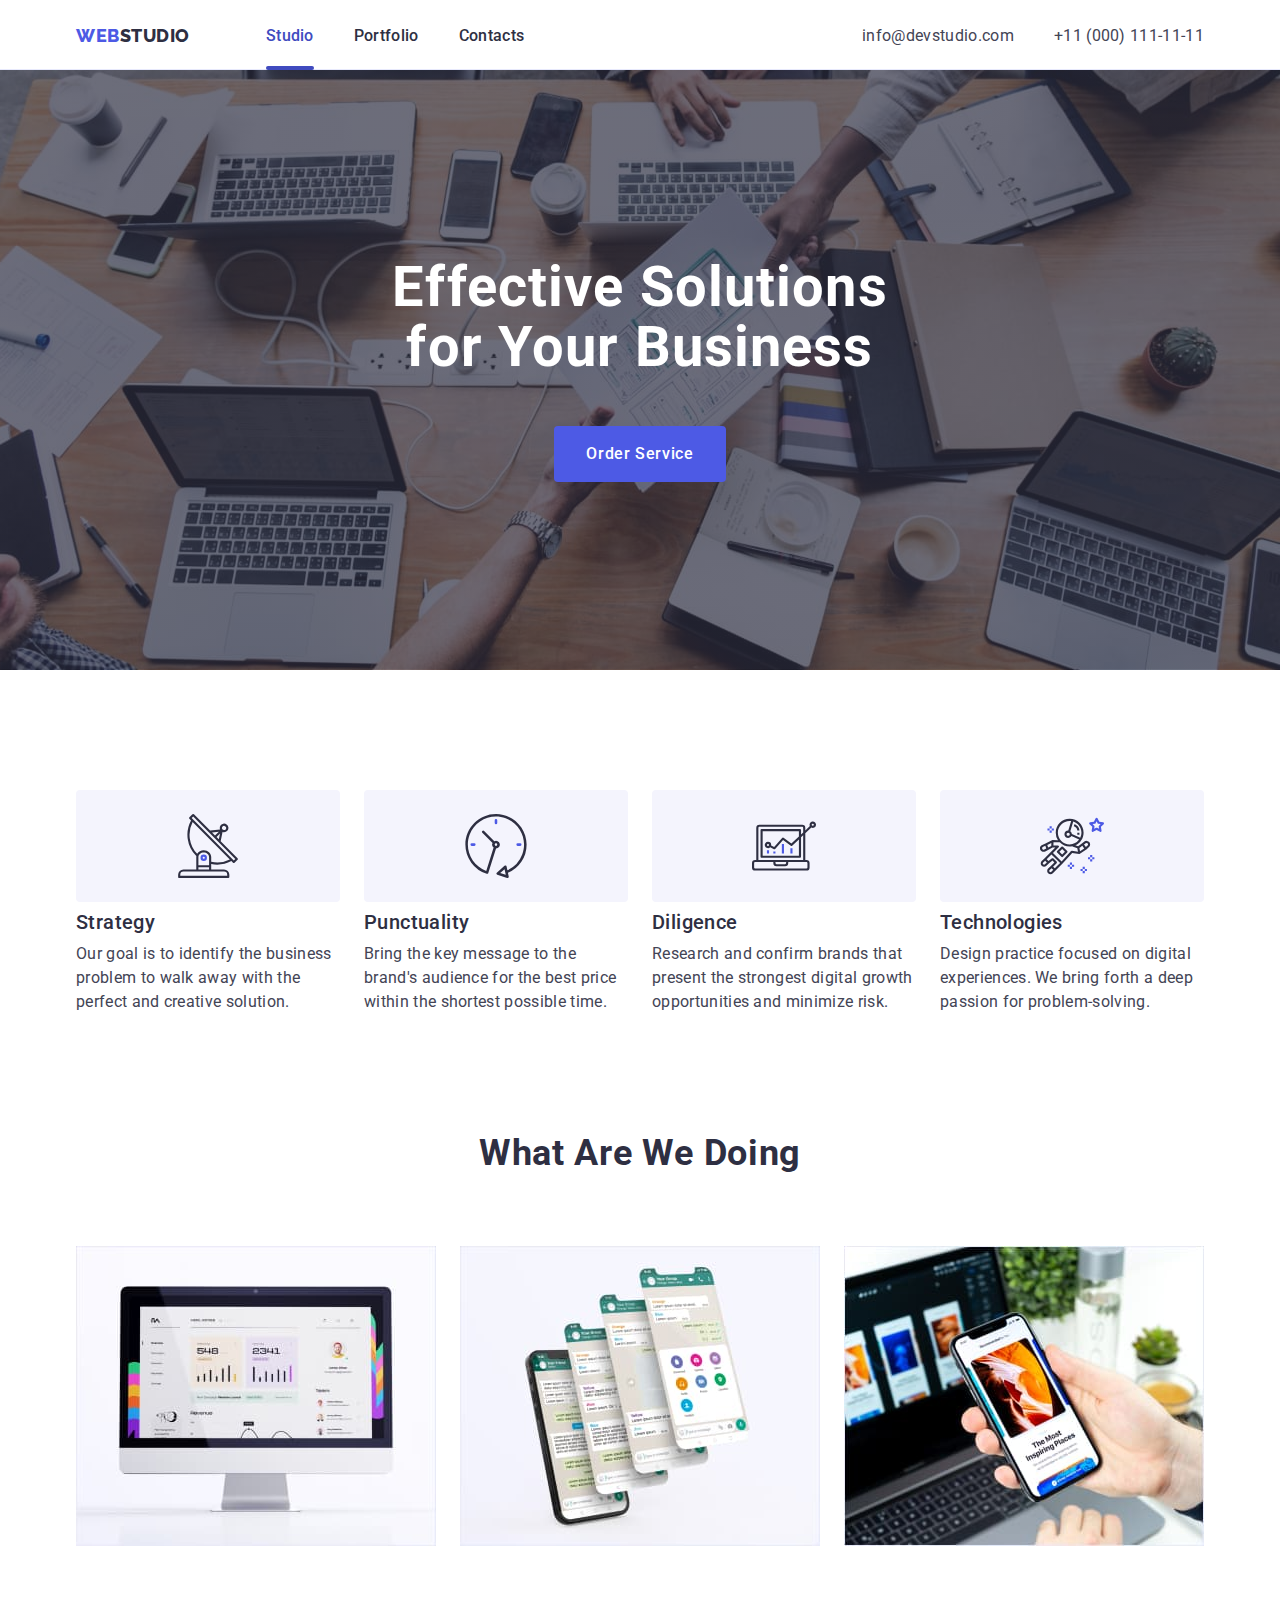
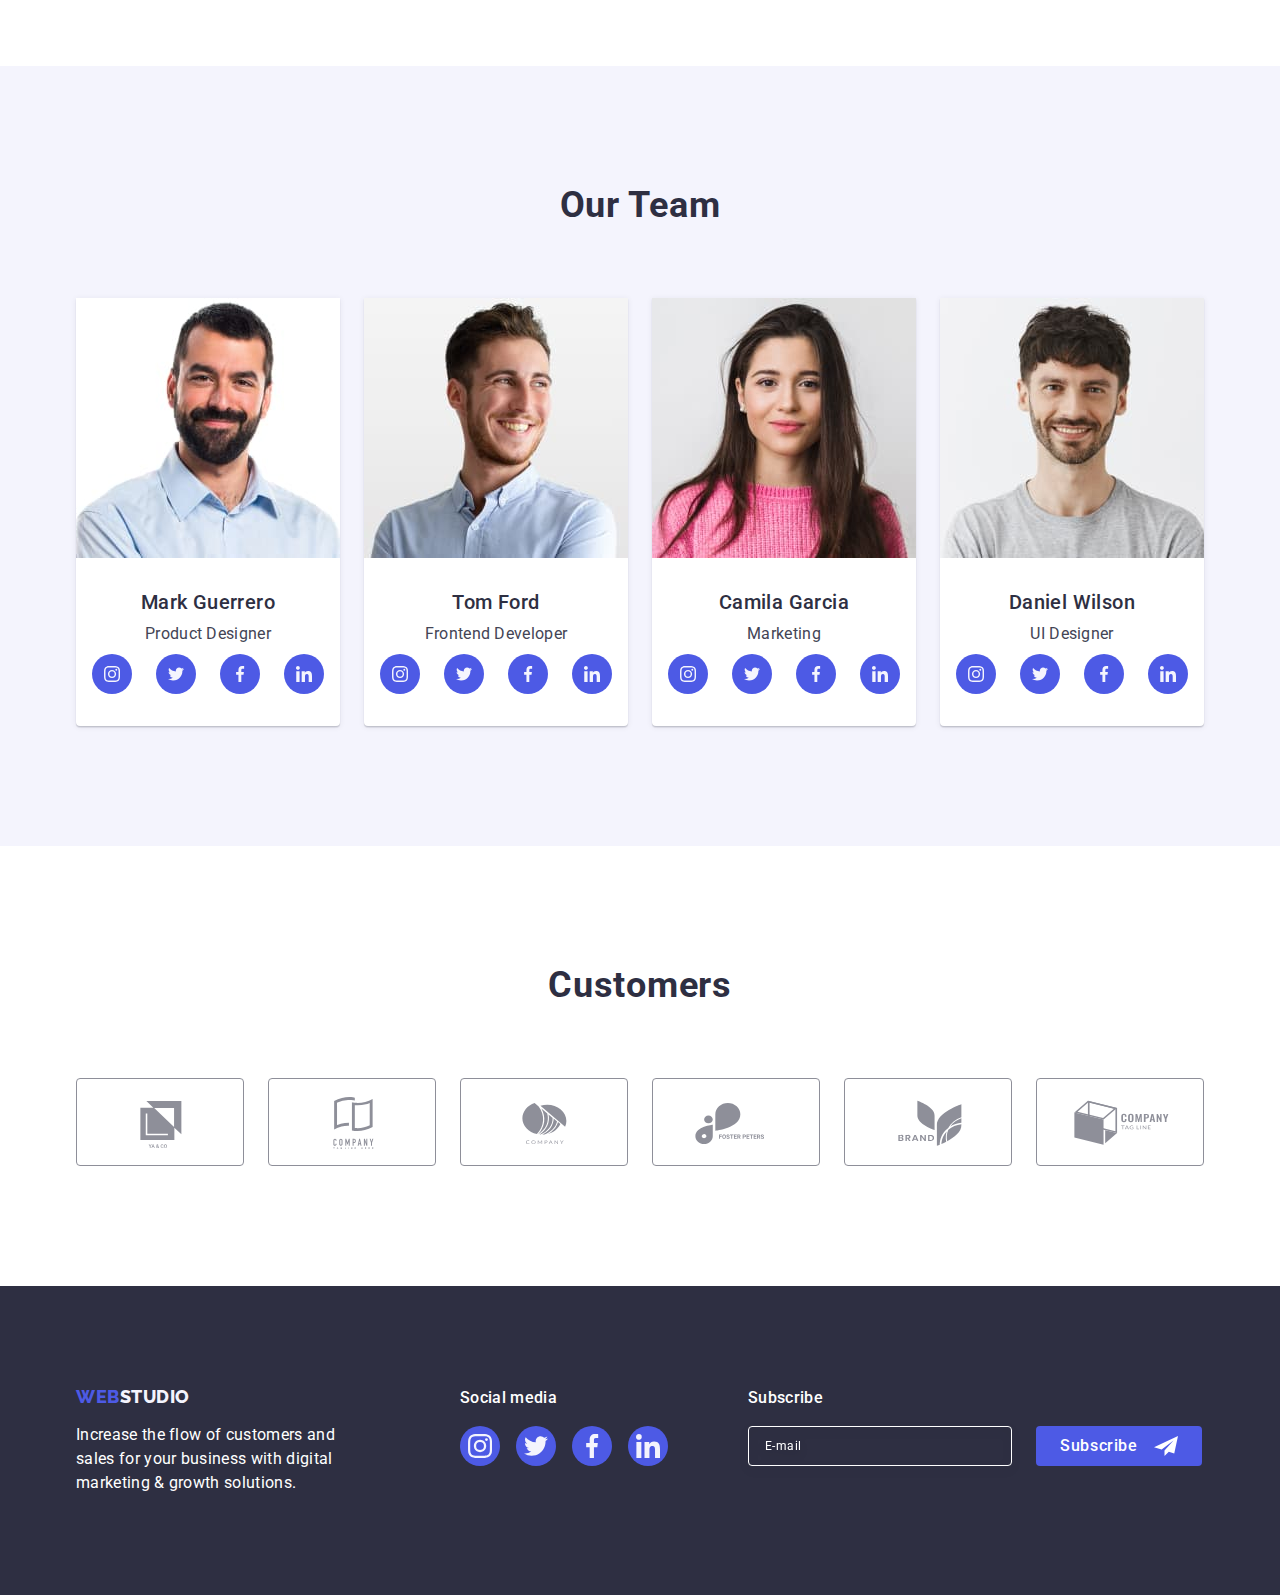
<file: index.html>
<!DOCTYPE html>
<html lang="en">
  <head>
    <meta charset="UTF-8" />
    <meta http-equiv="X-UA-Compatible" content="IE=edge" />
    <meta name="viewport" content="width=device-width, initial-scale=1.0" />
    <title>Web Studio</title>
    <!-- Normalize -->
    <link
      rel="stylesheet"
      href="https://cdn.jsdelivr.net/npm/modern-normalize@2.0.0/modern-normalize.min.css"
    />
    <!-- Custom styles -->
    <link rel="preconnect" href="https://fonts.googleapis.com" />
    <link rel="preconnect" href="https://fonts.gstatic.com" crossorigin />
    <link
      href="https://fonts.googleapis.com/css2?family=Montserrat:wght@400;700&family=Roboto:wght@400;500;700&display=swap"
      rel="stylesheet"
    />
    <link rel="preconnect" href="https://fonts.googleapis.com" />
    <link rel="preconnect" href="https://fonts.gstatic.com" crossorigin />
    <link
      href="https://fonts.googleapis.com/css2?family=Montserrat:wght@400;700&family=Raleway:wght@800&family=Roboto:ital,wght@0,100;0,400;0,500;0,700;1,100&display=swap"
      rel="stylesheet"
    />
    <link rel="stylesheet" href="./css/styles.css" />
    <script src="./js/modal.js"></script>
  </head>
  <body>
    <!-- Header -->
    <header class="header">
      <div class="header-container container">
        <nav class="header-nav">
          <a class="logo link" href="./index.html" target="_self"
            >Web<span class="logo-color">Studio</span></a
          >
          <ul class="nav-list list">
            <li>
              <a class="link nav-link active" href="./index.html" target="_self">Studio</a>
            </li>
            <li>
              <a class="link nav-link" href="./portfolio.html" target="_self">Portfolio</a>
            </li>
            <li>
              <a class="link nav-link" href="">Contacts</a>
            </li>
          </ul>
        </nav>
        <address>
          <ul class="contacts-list list">
            <li>
              <a class="link contacts-link" href="mailto:info@devstudio.com">info@devstudio.com</a>
            </li>
            <li>
              <a class="link contacts-link" href="tel:+110001111111">+11 (000) 111-11-11</a>
            </li>
          </ul>
        </address>
      </div>
    </header>
    <!-- Main content -->
    <main class="main">
      <!-- Hero section -->
      <section class="hero">
        <div class="hero-container container">
          <h1 class="hero-title">Effective Solutions for Your Business</h1>
          <button type="button" class="hero-button" data-modal-open>Order Service</button>
        </div>
      </section>
      <!-- Features section -->
      <section class="features section">
        <div class="features-container container">
          <h2 class="visually-hidden">Features</h2>
          <ul class="features-list list">
            <li class="features-item">
              <div class="container-features-icons">
                <svg class="features-icons" width="64" height="64">
                  <use href="./images/icons.svg#icon-antenna"></use>
                </svg>
              </div>
              <h3 class="features-title">Strategy</h3>
              <p class="features-text">
                Our goal is to identify the business problem to walk away with the perfect and
                creative solution.
              </p>
            </li>
            <li class="features-item">
              <div class="container-features-icons">
                <svg class="features-icons" width="64" height="64">
                  <use href="./images/icons.svg#icon-clock"></use>
                </svg>
              </div>
              <h3 class="features-title">Punctuality</h3>
              <p class="features-text">
                Bring the key message to the brand's audience for the best price within the shortest
                possible time.
              </p>
            </li>
            <li class="features-item">
              <div class="container-features-icons">
                <svg class="features-icons" width="64" height="64">
                  <use href="./images/icons.svg#icon-diagram"></use>
                </svg>
              </div>
              <h3 class="features-title">Diligence</h3>
              <p class="features-text">
                Research and confirm brands that present the strongest digital growth opportunities
                and minimize risk.
              </p>
            </li>
            <li class="features-item">
              <div class="container-features-icons">
                <svg class="features-icons" width="64" height="64">
                  <use href="./images/icons.svg#icon-astronaut"></use>
                </svg>
              </div>
              <h3 class="features-title">Technologies</h3>
              <p class="features-text">
                Design practice focused on digital experiences. We bring forth a deep passion for
                problem-solving.
              </p>
            </li>
          </ul>
        </div>
      </section>
      <!-- Doing section -->
      <section class="doing section">
        <div class="doing-container container">
          <h2 class="projects-title">What are we doing</h2>
          <ul class="projects-list list">
            <li class="projects-item">
              <img src="./images/page-studio/image_1.jpg" width="360" alt="webpage" />
            </li>
            <li class="projects-item">
              <img src="./images/page-studio/image_2.jpg" width="360" alt="mobile app" />
            </li>
            <li class="projects-item">
              <img src="./images/page-studio/image_3.jpg" width="360" alt="web+mobile" />
            </li>
          </ul>
        </div>
      </section>
      <!-- Team section -->
      <section class="team section">
        <div class="team-container container">
          <h2 class="team-title">Our Team</h2>
          <ul class="team-list list">
            <li class="team-cards">
              <div class="team-cards-top">
                <img src="./images/page-studio/image_4.jpg" width="264" alt="Product Designer" />
              </div>
              <div class="team-cards-bottom">
                <h3 class="team-names">Mark Guerrero</h3>
                <p class="team-text">Product Designer</p>
                <ul class="team-networks-list list">
                  <li class="team-networks-item">
                    <a class="team-networks-link" href="">
                      <svg class="team-networks-icons" width="16" height="16">
                        <use href="./images/icons.svg#icon-instagram"></use>
                      </svg>
                    </a>
                  </li>
                  <li class="team-networks-item">
                    <a class="team-networks-link" href="">
                      <svg class="team-networks-icons" width="16" height="16">
                        <use href="./images/icons.svg#icon-twitter"></use>
                      </svg>
                    </a>
                  </li>
                  <li class="team-networks-item">
                    <a class="team-networks-link" href="">
                      <svg class="team-networks-icons" width="16" height="16">
                        <use href="./images/icons.svg#icon-facebook"></use>
                      </svg>
                    </a>
                  </li>
                  <li class="team-networks-item">
                    <a class="team-networks-link" href="">
                      <svg class="team-networks-icons" width="16" height="16">
                        <use href="./images/icons.svg#icon-linkedin"></use>
                      </svg>
                    </a>
                  </li>
                </ul>
              </div>
            </li>
            <li class="team-cards">
              <div class="team-cards-top">
                <img src="./images/page-studio/image_5.jpg" width="264" alt="Frontend Developer" />
              </div>
              <div class="team-cards-bottom">
                <h3 class="team-names">Tom Ford</h3>
                <p class="team-text">Frontend Developer</p>
                <ul class="team-networks-list list">
                  <li class="team-networks-item">
                    <a class="team-networks-link" href="">
                      <svg class="team-networks-icons" width="16" height="16">
                        <use href="./images/icons.svg#icon-instagram"></use>
                      </svg>
                    </a>
                  </li>
                  <li class="team-networks-item">
                    <a class="team-networks-link" href="">
                      <svg class="team-networks-icons" width="16" height="16">
                        <use href="./images/icons.svg#icon-twitter"></use>
                      </svg>
                    </a>
                  </li>
                  <li class="team-networks-item">
                    <a class="team-networks-link" href="">
                      <svg class="team-networks-icons" width="16" height="16">
                        <use href="./images/icons.svg#icon-facebook"></use>
                      </svg>
                    </a>
                  </li>
                  <li class="team-networks-item">
                    <a class="team-networks-link" href="">
                      <svg class="team-networks-icons" width="16" height="16">
                        <use href="./images/icons.svg#icon-linkedin"></use>
                      </svg>
                    </a>
                  </li>
                </ul>
              </div>
            </li>
            <li class="team-cards">
              <div class="team-cards-top">
                <img src="./images/page-studio/image_6.jpg" width="264" alt="Marketing" />
              </div>
              <div class="team-cards-bottom">
                <h3 class="team-names">Camila Garcia</h3>
                <p class="team-text">Marketing</p>
                <ul class="team-networks-list list">
                  <li class="team-networks-item">
                    <a class="team-networks-link" href="">
                      <svg class="team-networks-icons" width="16" height="16">
                        <use href="./images/icons.svg#icon-instagram"></use>
                      </svg>
                    </a>
                  </li>
                  <li class="team-networks-item">
                    <a class="team-networks-link" href="">
                      <svg class="team-networks-icons" width="16" height="16">
                        <use href="./images/icons.svg#icon-twitter"></use>
                      </svg>
                    </a>
                  </li>
                  <li class="team-networks-item">
                    <a class="team-networks-link" href="">
                      <svg class="team-networks-icons" width="16" height="16">
                        <use href="./images/icons.svg#icon-facebook"></use>
                      </svg>
                    </a>
                  </li>
                  <li class="team-networks-item">
                    <a class="team-networks-link" href="">
                      <svg class="team-networks-icons" width="16" height="16">
                        <use href="./images/icons.svg#icon-linkedin"></use>
                      </svg>
                    </a>
                  </li>
                </ul>
              </div>
            </li>
            <li class="team-cards">
              <div class="team-cards-top">
                <img src="./images/page-studio/image_7.jpg" width="264" alt="UI Designer" />
              </div>
              <div class="team-cards-bottom">
                <h3 class="team-names">Daniel Wilson</h3>
                <p class="team-text">UI Designer</p>
                <ul class="team-networks-list list">
                  <li class="team-networks-item">
                    <a class="team-networks-link" href="">
                      <svg class="team-networks-icons" width="16" height="16">
                        <use href="./images/icons.svg#icon-instagram"></use>
                      </svg>
                    </a>
                  </li>
                  <li class="team-networks-item">
                    <a class="team-networks-link" href="">
                      <svg class="team-networks-icons" width="16" height="16">
                        <use href="./images/icons.svg#icon-twitter"></use>
                      </svg>
                    </a>
                  </li>
                  <li class="team-networks-item">
                    <a class="team-networks-link" href="">
                      <svg class="team-networks-icons" width="16" height="16">
                        <use href="./images/icons.svg#icon-facebook"></use>
                      </svg>
                    </a>
                  </li>
                  <li class="team-networks-item">
                    <a class="team-networks-link" href="">
                      <svg class="team-networks-icons" width="16" height="16">
                        <use href="./images/icons.svg#icon-linkedin"></use>
                      </svg>
                    </a>
                  </li>
                </ul>
              </div>
            </li>
          </ul>
        </div>
      </section>
      <!-- Customers section -->
      <section class="customers">
        <div class="customers-container container">
          <h2 class="customers-title">Customers</h2>
          <ul class="customers-list list">
            <li class="customers-item">
              <a class="customers-link" href="">
                <svg class="customers-icon" width="104" height="56">
                  <use href="./images/icons.svg#icon-client1"></use>
                </svg>
              </a>
            </li>
            <li class="customers-item">
              <a class="customers-link" href="">
                <svg class="customers-icon" width="104" height="56">
                  <use href="./images/icons.svg#icon-client2"></use>
                </svg>
              </a>
            </li>
            <li class="customers-item">
              <a class="customers-link" href="">
                <svg class="customers-icon" width="104" height="56">
                  <use href="./images/icons.svg#icon-client3"></use>
                </svg>
              </a>
            </li>
            <li class="customers-item">
              <a class="customers-link" href="">
                <svg class="customers-icon" width="104" height="56">
                  <use href="./images/icons.svg#icon-client4"></use>
                </svg>
              </a>
            </li>
            <li class="customers-item">
              <a class="customers-link" href="">
                <svg class="customers-icon" width="104" height="56">
                  <use href="./images/icons.svg#icon-client5"></use>
                </svg>
              </a>
            </li>
            <li class="customers-item">
              <a class="customers-link" href="">
                <svg class="customers-icon" width="104" height="56">
                  <use href="./images/icons.svg#icon-client6"></use>
                </svg>
              </a>
            </li>
          </ul>
        </div>
      </section>
    </main>
    <!-- Footer -->
    <footer class="footer">
      <div class="footer-container container">
        <div class="footer-logo-container">
          <a class="footer-logo logo link" href="./index.html" target="_self"
            >Web<span class="footer-logo-color">Studio</span></a
          >
          <p class="footer-text">
            Increase the flow of customers and sales for your business with digital marketing &
            growth solutions.
          </p>
        </div>
        <div class="footer-networks-container">
          <p class="footer-networks-text">Social media</p>
          <ul class="footer-networks-list list">
            <li class="footer-networks-item">
              <a class="footer-networks-link" href="">
                <svg class="footer-networks-icons" width="24" height="24">
                  <use href="./images/icons.svg#icon-instagram"></use>
                </svg>
              </a>
            </li>
            <li class="footer-networks-item">
              <a class="footer-networks-link" href="">
                <svg class="footer-networks-icons" width="24" height="24">
                  <use href="./images/icons.svg#icon-twitter"></use>
                </svg>
              </a>
            </li>
            <li class="footer-networks-item">
              <a class="footer-networks-link" href="">
                <svg class="footer-networks-icons" width="24" height="24">
                  <use href="./images/icons.svg#icon-facebook"></use>
                </svg>
              </a>
            </li>
            <li class="footer-networks-item">
              <a class="footer-networks-link" href="">
                <svg class="footer-networks-icons" width="24" height="24">
                  <use href="./images/icons.svg#icon-linkedin"></use>
                </svg>
              </a>
            </li>
          </ul>
        </div>
        <div class="footer-form-container">
          <p class="email-form-text">Subscribe</p>
          <form class="subscribe-form" name="email-form">
            <label class="subscribe-form-label" for="email-form-input">
              <input
                type="email"
                class="email-form-input"
                id="email-form-input"
                name="sub-email-form"
                placeholder="E-mail"
              />
            </label>
            <button class="email-button" type="submit">
              Subscribe
              <svg class="email-button-icon" width="24" height="24">
                <use href="./images/icons.svg#icon-send"></use>
              </svg>
            </button>
          </form>
        </div>
      </div>
    </footer>
    <!-- Modal window -->
    <div class="backdrop is-hidden" data-modal>
      <div class="modal">
        <button type="button" class="modal-button" data-modal-close>
          <svg class="modal-icon" width="8" height="8">
            <use href="./images/icons.svg#icon-close"></use>
          </svg>
        </button>
        <p class="modal-caption">Leave your contacts and we will call you back</p>
        <form class="modal-form">
          <div class="modal-form-container">
            <label class="modal-label" for="user-name">Name</label>
            <div class="modal-input-container">
              <input class="modal-input" type="text" id="user-name" name="user-name" />
              <svg class="modal-input-icon" width="18" height="24">
                <use href="./images/icons.svg#icon-person"></use>
              </svg>
            </div>
          </div>
          <div class="modal-form-container">
            <label class="modal-label" for="user-phone">Phone</label>
            <div class="modal-input-container">
              <input class="modal-input" type="tel" id="user-phone" name="user-phone" />
              <svg class="modal-input-icon" width="18" height="24">
                <use href="./images/icons.svg#icon-phone"></use>
              </svg>
            </div>
          </div>
          <div class="modal-form-container">
            <label class="modal-label" for="user-mail">Email</label>
            <div class="modal-input-container">
              <input class="modal-input" type="email" id="user-mail" name="user-mail" />
              <svg class="modal-input-icon" width="18" height="24">
                <use href="./images/icons.svg#icon-email"></use>
              </svg>
            </div>
          </div>
          <div class="comm-container">
            <label class="modal-label" for="user-comment">Comment</label>
            <textarea
              class="modal-comment"
              name="user-comment"
              id="user-comment"
              rows="8"
              placeholder="Text input"
            ></textarea>
          </div>
          <div class="modal-checkbox-container">
            <input
              id="user-privacy"
              type="checkbox"
              value="true"
              name="user-privacy"
              class="form-checkbox visually-hidden"
            />
            <label for="user-privacy" class="modal-agreement">
              <span class="modal-tick-checkbox">
                <svg class="modal-checkbox-icon" width="10" height="8">
                  <use href="./images/icons.svg#icon-tick"></use>
                </svg>
              </span>
              I accept the terms and conditions of the
              <a class="modal-agreement-link" href="#">Privacy Policy</a>
            </label>
          </div>
          <button class="modal-button-submit" type="submit">Send</button>
        </form>
      </div>
    </div>
    <script src="./js/modal.js"></script>
  </body>
</html>
</file>
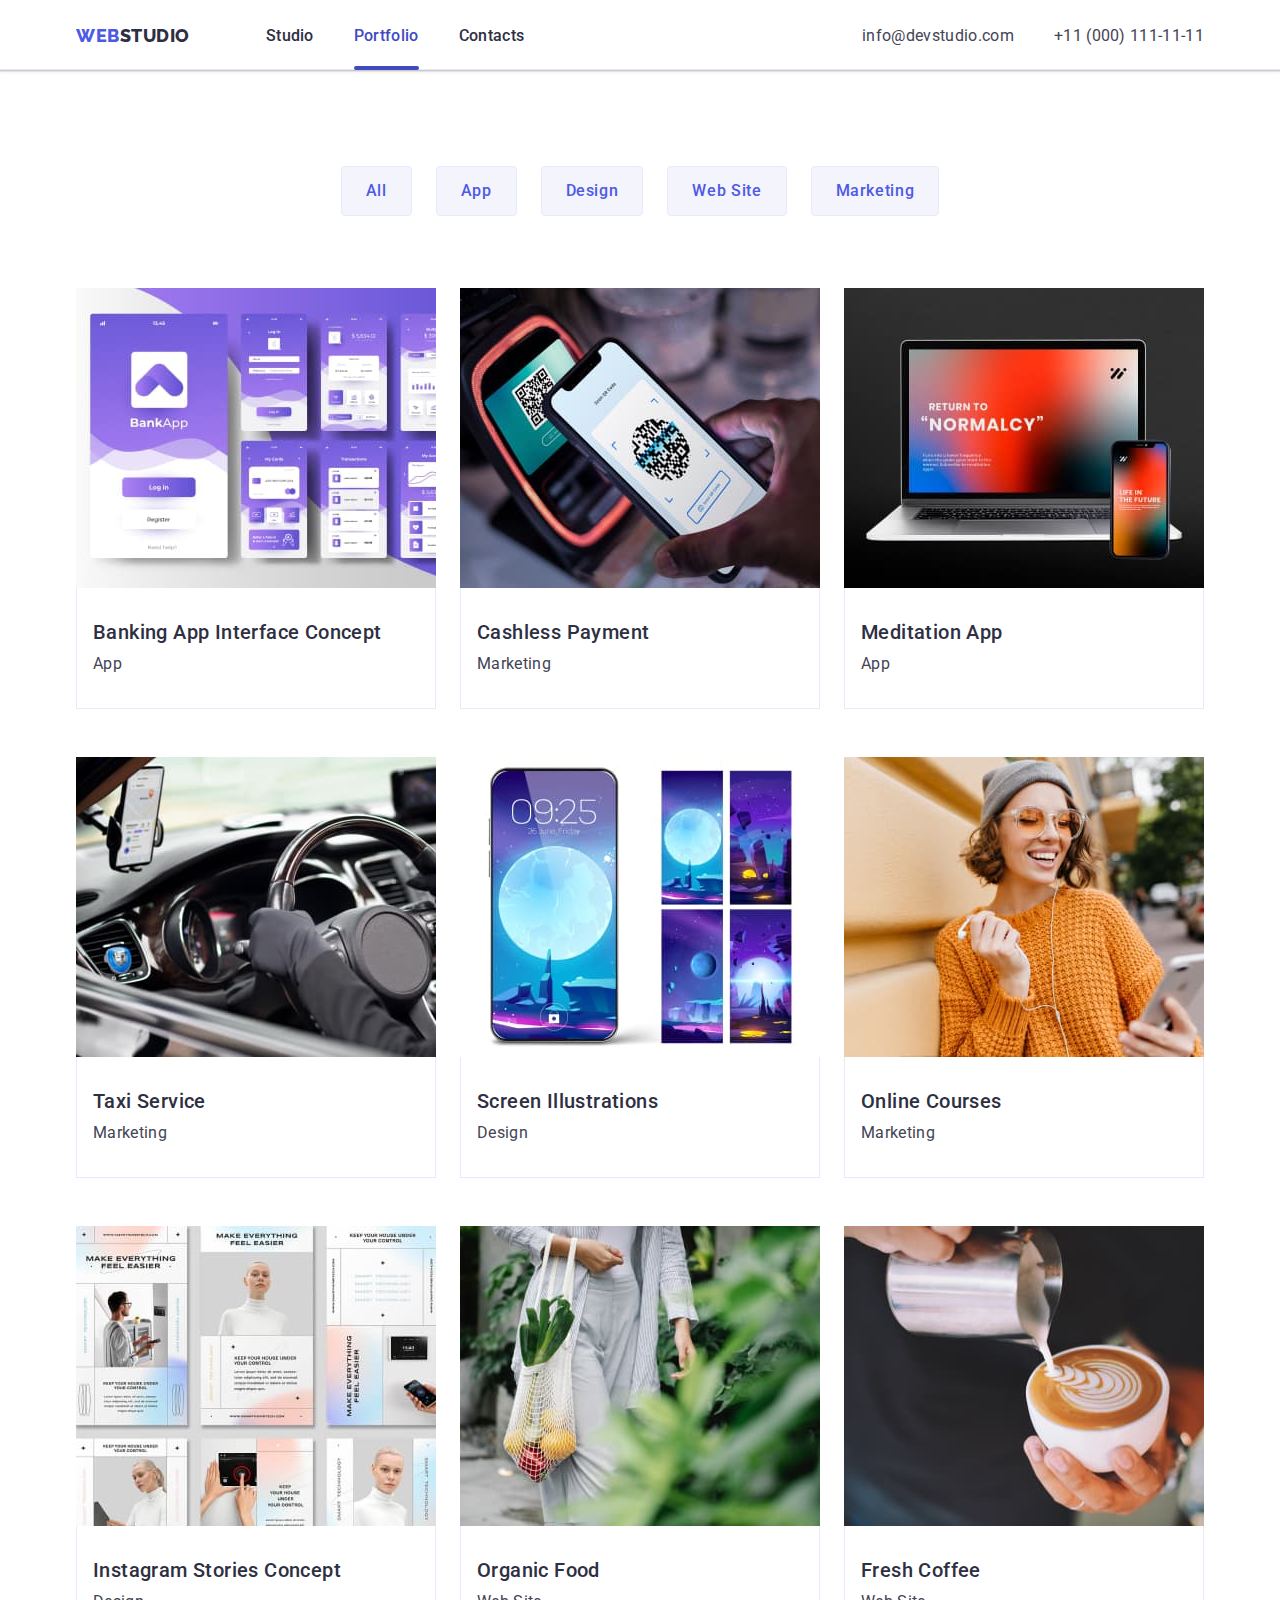
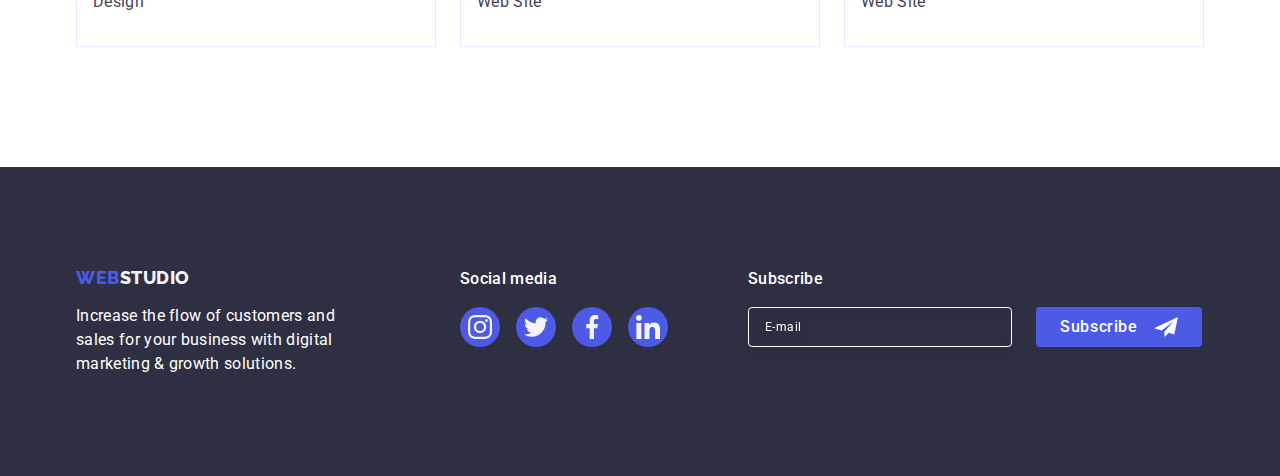
<file: portfolio.html>
<!DOCTYPE html>
<html lang="en">
  <head>
    <meta charset="UTF-8" />
    <meta http-equiv="X-UA-Compatible" content="IE=edge" />
    <meta name="viewport" content="width=device-width, initial-scale=1.0" />
    <title>Web Studio</title>
    <!-- Normalize -->
    <link
      rel="stylesheet"
      href="https://cdn.jsdelivr.net/npm/modern-normalize@2.0.0/modern-normalize.min.css"
    />
    <!-- Custom styles -->
    <link rel="preconnect" href="https://fonts.googleapis.com" />
    <link rel="preconnect" href="https://fonts.gstatic.com" crossorigin />
    <link
      href="https://fonts.googleapis.com/css2?family=Montserrat:wght@400;700&family=Roboto:wght@400;500;700&display=swap"
      rel="stylesheet"
    />
    <link rel="preconnect" href="https://fonts.googleapis.com" />
    <link rel="preconnect" href="https://fonts.gstatic.com" crossorigin />
    <link
      href="https://fonts.googleapis.com/css2?family=Montserrat:wght@400;700&family=Raleway:wght@800&family=Roboto:ital,wght@0,100;0,400;0,500;0,700;1,100&display=swap"
      rel="stylesheet"
    />
    <link rel="stylesheet" href="./css/styles.css" />
  </head>
  <body>
    <!-- Header -->
    <header class="header">
      <div class="header-container container">
        <nav class="header-nav">
          <a class="logo link" href="./index.html" target="_self"
            >Web<span class="logo-color">Studio</span></a
          >
          <ul class="nav-list list">
            <li>
              <a class="link nav-link" href="./index.html" target="_self">Studio</a>
            </li>
            <li>
              <a class="link nav-link active" href="./portfolio.html" target="_self">Portfolio</a>
            </li>
            <li>
              <a class="link nav-link" href="">Contacts</a>
            </li>
          </ul>
        </nav>
        <address>
          <ul class="contacts-list list">
            <li>
              <a class="link contacts-link" href="mailto:info@devstudio.com">info@devstudio.com</a>
            </li>
            <li>
              <a class="link contacts-link" href="tel:+110001111111">+11 (000) 111-11-11</a>
            </li>
          </ul>
        </address>
      </div>
    </header>
    <!-- Main content -->
    <main class="main">
      <section class="filters section">
        <div class="filters-container container">
          <h1 class="visually-hidden">Друга сторінка</h1>
          <!-- Filter buttons -->
          <ul class="filters-button-list list">
            <li>
              <button class="filters-button" type="button">All</button>
            </li>
            <li>
              <button class="filters-button" type="button">App</button>
            </li>
            <li>
              <button class="filters-button" type="button">Design</button>
            </li>
            <li>
              <button class="filters-button" type="button">Web Site</button>
            </li>
            <li>
              <button class="filters-button" type="button">Marketing</button>
            </li>
          </ul>
          <ul class="examples-list list">
            <li class="examples-item">
              <a href="" class="examples-link link">
                <div class="examples-box">
                  <img
                    src="./images/page-portfolio/img_08.jpg"
                    alt="banking app
              interface"
                    width="360"
                  />
                  <p class="overlay"
                    >14 Stylish and User-Friendly App Design Concepts · Task Manager App · Calorie
                    Tracker App · Exotic Fruit Ecommerce App · Cloud Storage App</p
                  >
                </div>
                <div class="examples-content">
                  <h2 class="examples-title">Banking App Interface Concept</h2>
                  <p class="examples-text">App</p>
                </div>
              </a>
            </li>
            <li class="examples-item">
              <a href="" class="examples-link link">
                <div class="examples-box">
                  <img
                    src="./images/page-portfolio/img_09.jpg"
                    alt="Payment via
              qr-code"
                    width="360"
                  />
                  <p class="overlay"
                    >14 Stylish and User-Friendly App Design Concepts · Task Manager App · Calorie
                    Tracker App · Exotic Fruit Ecommerce App · Cloud Storage App</p
                  >
                </div>
                <div class="examples-content">
                  <h2 class="examples-title">Cashless Payment</h2>
                  <p class="examples-text">Marketing</p>
                </div>
              </a>
            </li>
            <li class="examples-item">
              <a href="" class="examples-link link">
                <div class="examples-box">
                  <img
                    src="./images/page-portfolio/img_10.jpg"
                    alt="Meditation app
              for pc and mobile phone"
                    width="360"
                  />
                  <p class="overlay"
                    >14 Stylish and User-Friendly App Design Concepts · Task Manager App · Calorie
                    Tracker App · Exotic Fruit Ecommerce App · Cloud Storage App</p
                  >
                </div>
                <div class="examples-content">
                  <h2 class="examples-title">Meditation App</h2>
                  <p class="examples-text">App</p>
                </div>
              </a>
            </li>
            <li class="examples-item">
              <a href="" class="examples-link link">
                <div class="examples-box">
                  <img
                    src="./images/page-portfolio/img_11.jpg"
                    alt="App for taxi
              driver on mobile phone"
                    width="360"
                  />
                  <p class="overlay"
                    >14 Stylish and User-Friendly App Design Concepts · Task Manager App · Calorie
                    Tracker App · Exotic Fruit Ecommerce App · Cloud Storage App</p
                  >
                </div>
                <div class="examples-content">
                  <h2 class="examples-title">Taxi Service</h2>
                  <p class="examples-text">Marketing</p>
                </div>
              </a>
            </li>
            <li class="examples-item">
              <a href="" class="examples-link link">
                <div class="examples-box">
                  <img
                    src="./images/page-portfolio/img_12.jpg"
                    alt="Moonthemed
              phone wallpapers"
                    width="360"
                  />
                  <p class="overlay"
                    >14 Stylish and User-Friendly App Design Concepts · Task Manager App · Calorie
                    Tracker App · Exotic Fruit Ecommerce App · Cloud Storage App</p
                  >
                </div>
                <div class="examples-content">
                  <h2 class="examples-title">Screen Illustrations</h2>
                  <p class="examples-text">Design</p>
                </div>
              </a>
            </li>
            <li class="examples-item">
              <a href="" class="examples-link link">
                <div class="examples-box">
                  <img
                    src="./images/page-portfolio/img_13.jpg"
                    alt="Girl listening
              to an online lecture via phone"
                    width="360"
                  />
                  <p class="overlay"
                    >14 Stylish and User-Friendly App Design Concepts · Task Manager App · Calorie
                    Tracker App · Exotic Fruit Ecommerce App · Cloud Storage App</p
                  >
                </div>
                <div class="examples-content">
                  <h2 class="examples-title">Online Courses</h2>
                  <p class="examples-text">Marketing</p>
                </div>
              </a>
            </li>
            <li class="examples-item">
              <a href="" class="examples-link link">
                <div class="examples-box">
                  <img
                    src="./images/page-portfolio/img_14.jpg"
                    alt="Designs for
              instagram posts"
                    width="360"
                  />
                  <p class="overlay"
                    >14 Stylish and User-Friendly App Design Concepts · Task Manager App · Calorie
                    Tracker App · Exotic Fruit Ecommerce App · Cloud Storage App</p
                  >
                </div>
                <div class="examples-content">
                  <h2 class="examples-title">Instagram Stories Concept</h2>
                  <p class="examples-text">Design</p>
                </div>
              </a>
            </li>
            <li class="examples-item">
              <a href="" class="examples-link link">
                <div class="examples-box">
                  <img
                    src="./images/page-portfolio/img_15.jpg"
                    alt="Woman with a
              bag of veggies"
                    width="360"
                  />
                  <p class="overlay"
                    >14 Stylish and User-Friendly App Design Concepts · Task Manager App · Calorie
                    Tracker App · Exotic Fruit Ecommerce App · Cloud Storage App</p
                  >
                </div>
                <div class="examples-content">
                  <h2 class="examples-title">Organic Food</h2>
                  <p class="examples-text">Web Site</p>
                </div>
              </a>
            </li>
            <li class="examples-item">
              <a href="" class="examples-link link">
                <div class="examples-box">
                  <img
                    src="./images/page-portfolio/img_16.jpg"
                    alt="Cappuccino with
              decorated foam"
                    width="360"
                  />
                  <p class="overlay"
                    >14 Stylish and User-Friendly App Design Concepts · Task Manager App · Calorie
                    Tracker App · Exotic Fruit Ecommerce App · Cloud Storage App</p
                  >
                </div>
                <div class="examples-content">
                  <h2 class="examples-title">Fresh Coffee</h2>
                  <p class="examples-text">Web Site</p>
                </div>
              </a>
            </li>
          </ul>
        </div>
      </section>
    </main>
    <!-- Footer -->
    <footer class="footer">
      <div class="footer-container container">
        <div class="footer-logo-container">
          <a class="footer-logo logo link" href="./index.html" target="_self"
            >Web<span class="footer-logo-color">Studio</span></a
          >
          <p class="footer-text">
            Increase the flow of customers and sales for your business with digital marketing &
            growth solutions.
          </p>
        </div>
        <div class="footer-networks-container">
          <p class="footer-networks-text">Social media</p>
          <ul class="footer-networks-list list">
            <li class="footer-networks-item">
              <a class="footer-networks-link" href="">
                <svg class="footer-networks-icons" width="24" height="24">
                  <use href="./images/icons.svg#icon-instagram"></use>
                </svg>
              </a>
            </li>
            <li class="footer-networks-item">
              <a class="footer-networks-link" href="">
                <svg class="footer-networks-icons" width="24" height="24">
                  <use href="./images/icons.svg#icon-twitter"></use>
                </svg>
              </a>
            </li>
            <li class="footer-networks-item">
              <a class="footer-networks-link" href="">
                <svg class="footer-networks-icons" width="24" height="24">
                  <use href="./images/icons.svg#icon-facebook"></use>
                </svg>
              </a>
            </li>
            <li class="footer-networks-item">
              <a class="footer-networks-link" href="">
                <svg class="footer-networks-icons" width="24" height="24">
                  <use href="./images/icons.svg#icon-linkedin"></use>
                </svg>
              </a>
            </li>
          </ul>
        </div>
        <div class="footer-form-container">
          <p class="email-form-text">Subscribe</p>
          <form class="subscribe-form" name="email-form">
            <label class="subscribe-form-label" for="email-form-input">
              <input
                type="email"
                class="email-form-input"
                id="email-form-input"
                name="sub-email-form"
                placeholder="E-mail"
              />
            </label>
            <button class="email-button" type="submit">
              Subscribe
              <svg class="email-button-icon" width="24" height="24">
                <use href="./images/icons.svg#icon-send"></use>
              </svg>
            </button>
          </form>
        </div>
      </div>
    </footer>
  </body>
</html>
</file>
<file: css/styles.css>
:root {
    --primary-font:'Roboto', sans-serif;
    --secondary-font: 'Raleway', sans-serif;
    --primary-white-color: #FFFFFF;
    --primary-black-color: #434455;
    --secondary-black-color: #2E2F42;
    --primary-accent-color: #4D5AE5;
    --secondary-white-color: #F4F4FD;
    --secondary-accent-color: #404BBF;
    --primary-bg-color: #FCFCFC;
    --cornflower: #E7E9FC;
    --mint: #31D0AA; 
    --grey: #8E8F99;
}

body {
    font-family: var(--primary-font);
    font-size: 16px;
    line-height: 1.5;
    letter-spacing: 0.02em;
    color: var(--primary-black-color);
    background-color: var(--primary-white-color);
}

h1,
h2,
h3,
h4,
h5,
h6,
p {
    margin: 0;
}

ul {
    margin: 0;
    padding: 0;
}

img {
    display: block;
}

.container {
    width: 1158px;
    margin: 0 auto;
    padding-left: 15px;
    padding-right: 15px;
}

.section {
    padding-bottom: 120px;
}

button {
    font-family: inherit;
    cursor: pointer;
    display: inline-flex;
    justify-content: center;
    align-items: center;
}

.visually-hidden {
    position: absolute;
    width: 1px;
    height: 1px;
    margin: -1px;
    border: 0;
    padding: 0;
    white-space: nowrap;
    clip-path: inset(100%);
    clip: rect(0 0 0 0);
    overflow: hidden;
}

/* Header styles */

.header {
    padding-top: 24px;
    padding-bottom: 24px;
    border-bottom: 1px solid var(--cornflower);
    box-shadow: 0px 2px 1px rgba(46, 47, 66, 0.08),
        0px 1px 1px rgba(46, 47, 66, 0.16),
        0px 1px 6px rgba(46, 47, 66, 0.08);
}

.header-container {
    display: flex;
    align-items: center ;
    justify-content: space-between;
    margin-bottom: -3px;
}

.header-nav {
    display: flex;
    align-items: center;
}

.nav-list {
    
    display: flex;
    align-items: center;
    gap: 40px;
}

.nav-link {
    position: relative;
    font-weight: 500;
    font-size: 16px;
    line-height: 1.5;
    letter-spacing: 0.02em;
    color: var(--secondary-black-color);

    padding: 24px 0;

    transition: color 250ms cubic-bezier(0.4, 0, 0.2, 1);
}

.nav-link:hover,
.nav-link:focus {
    color: var(--secondary-accent-color);

}

.nav-link.active {
    color: var(--secondary-accent-color);
}

.nav-link.active::after {
    content: '';
    position: absolute;
    bottom: -1px;

    display: block;
    width: 100%;
    height: 4px;
    border-radius: 2px;
    background-color: var(--secondary-accent-color);
}

.contacts-list {
    display: flex;
    align-items: center;
    gap: 40px;
    font-style: normal;
}

.contacts-link {
    font-size: 16px;
    line-height: 1.5;
    letter-spacing: 0.02em;
    color: var(--primary-black-color);

    transition: color 250ms cubic-bezier(0.4, 0, 0.2, 1);

}

.contacts-link:hover,
.contacts-link:focus {
    color: var(--secondary-accent-color);
}

.link {
    text-decoration: none;
    font-style: normal;
}

.list {
    list-style-type: none;
}

.logo {
    font-family: var(--secondary-font);
    font-weight: 800;
    font-size: 18px;
    line-height: 1.17;
    letter-spacing: 0.03em;
    text-transform: uppercase;
    color: var(--primary-accent-color);
    margin-right: 76px;
}

.logo-color {
    color: var(--secondary-black-color);
}

/* Studio main content styles */

.hero {
    max-width: 1440px;
    padding-top: 188px;
    padding-bottom: 188px;
    background-color: var(--secondary-black-color);
    background-image: linear-gradient(to bottom, rgba(46, 47, 66, 0.7), rgba(46, 47, 66, 0.7)), url(../images/hero-bg/bg-img.jpg);
    background-repeat: no-repeat;
    
    background-position: center;
    background-size: cover;
    margin: auto;
    
}


.hero-title {
    max-width: 496px;
    font-weight: 700;
    font-size: 56px;
    line-height: 1.07;
    letter-spacing: 0.02em;
    text-align: center;
    color: var(--primary-white-color);

    margin-left: 316px;
    margin-bottom: 48px;
}

.hero-button {
    display: block;
    margin: 0 auto;
    min-width: 169px;

    font-weight: 500;
    font-size: 16px;
    line-height: 1.5;
    letter-spacing: 0.04em;
    border: 0;
    border-radius: 4px;
    color: var(--primary-white-color);
    background-color: var(--primary-accent-color);

    padding: 16px 32px;

    transition: background-color 250ms cubic-bezier(0.4, 0, 0.2, 1);
}

.hero-button:hover,
.hero-button:focus {
    background-color: var(--secondary-accent-color);
    box-shadow: 0px 4px 4px 0px rgba(0, 0, 0, 0.15);
}

/* Features styles */

.features {
    padding-top: 120px;
}

.features-list {
    display: flex;
    flex-wrap: wrap;
    justify-content: space-between;
    gap: 24px;
}

.features-item {
    width: calc((100% - 3 * 24px) / 4);
}

.container-features-icons {
    min-width: 264px;
    min-height: 112px;
    display: flex;
    justify-content: center;
    align-items: center;
    background-color: var(--secondary-white-color);
    border-radius: 4px;
    margin-bottom: 8px;
}


.features-title {
    font-weight: 500;
    font-size: 20px;
    line-height: 1.2;
    letter-spacing: 0.02em;
    color: var(--secondary-black-color);
    margin-bottom: 8px;
}

/* Doing styles */

.projects-title {
    font-weight: 700;
    font-size: 36px;
    line-height: 1.11;
    letter-spacing: 0.02em;
    text-align: center;
    text-transform: capitalize;
    color: var(--secondary-black-color);
    margin-bottom: 72px;
}

.projects-list {
    display: flex;
    flex-wrap: wrap;
    justify-content: space-between;
    gap: 24px;
}

.projects-item {
    width: calc((100% - 2 * 24) / 3);
}

/* Team styles */

.team {
    padding-top: 120px;
    background-color: var(--secondary-white-color);
}

.team-title {
    font-weight: 700;
    font-size: 36px;
    line-height: 1.11;
    letter-spacing: 0.02em;
    text-align: center;
    text-transform: capitalize;
    color: var(--secondary-black-color);
    margin-bottom: 72px;
}

.team-list {
    display: flex;
    flex-wrap: wrap;
    justify-content: space-between;
    gap: 24px;
}

.team-cards {
    display: flex;
    flex-wrap: wrap;
    width: calc((100% - 3 * 24px) / 4);
    flex-direction: column;
    background-color: var(--primary-white-color);
    border-radius: 0px 0px 4px 4px;
    box-shadow: 0px 2px 1px 0px rgba(46, 47, 66, 0.08), 0px 1px 1px 0px rgba(46, 47, 66, 0.16), 0px 1px 6px 0px rgba(46, 47, 66, 0.08);
}

.team-cards-bottom {
    padding: 32px 0px;
}


.team-names {
    font-weight: 500;
    font-size: 20px;
    line-height: 1.2;
    letter-spacing: 0.02em;
    text-align: center;
    color: var(--secondary-black-color);
    margin-bottom: 8px;
}

.team-text {
    font-size: 16px;
    text-align: center;
    margin-bottom: 8px;
}

.team-networks-list {
    display: flex;
    justify-content: center;
    gap: 24px;
}

.team-networks-link {
    display: flex;
    justify-content: center;
    align-items: center;
    width: 40px;
    height: 40px;
    flex-shrink: 0;
    border-radius: 50%;
    background-color: var(--primary-accent-color);
    transition: background-color 250ms cubic-bezier(0.4, 0, 0.2, 1);
}

.team-networks-link:hover,
.team-networks-link:focus {
    background-color: var(--secondary-accent-color);
}

.team-networks-icons {
    fill: var(--secondary-white-color);
}


/* Customers styles */

.customers {
    padding: 120px 0;
}

.customers-title {
    font-weight: 700;
    font-size: 36px;
    line-height: 1.11;
    letter-spacing: 0.02em;
    text-align: center;
    text-transform: capitalize;
    color: var(--secondary-black-color);
    margin-bottom: 72px;
}

.customers-list {
    display: flex;
    flex-wrap: wrap;
    justify-content: center;
    gap: 24px;
}

.customers-link {
    width: 168px;
    height: 88px;

    display: flex;
    justify-content: center;
    align-items: center;

    border-radius: 4px;
    border: 1px solid var(--grey);
    color: var(--grey);

    transition: border-color 250ms cubic-bezier(0.4, 0, 0.2, 1), color 250ms cubic-bezier(0.4, 0, 0.2, 1);
}

.customers-icon {
    fill: currentColor;

    transition: fill 250ms cubic-bezier(0.4, 0, 0.2, 1);
}

.customers-link:hover,
.customers-link:focus {
    border-color:var(--secondary-accent-color);
    color: var(--secondary-accent-color);
}

.customers-link:hover .customers-icon{
    fill: var(--secondary-accent-color);
}

/* Portfolio styles */

.filters {
    padding-top: 96px;
}

.filters-button-list {
    display: flex;
    justify-content: center;
    gap: 24px;

    margin-bottom: 72px;
}

.filters-button {
    font-weight: 500;
    font-size: 16px;
    line-height: 1.5;
    letter-spacing: 0.04em;
    color: var(--primary-accent-color);
    border-radius: 4px;
    background-color: var(--secondary-white-color);
    border: 1px solid #E7E9FC;

    padding: 12px 24px;

    transition: color 250ms cubic-bezier(0.4, 0, 0.2, 1), background-color 250ms cubic-bezier(0.4, 0, 0.2, 1), border-color 250ms cubic-bezier(0.4, 0, 0.2, 1), box-shadow 250ms cubic-bezier(0.4, 0, 0.2, 1);
}

.filters-button:hover,
.filters-button:focus {
    color: var(--primary-white-color);
    background-color: var(--secondary-accent-color);
    border: 1px solid transparent;
    box-shadow: 0px 2px 2px 0px rgba(0, 0, 0, 0.12), 0px 2px 1px 0px rgba(0, 0, 0, 0.08), 0px 3px 1px 0px rgba(0, 0, 0, 0.10);
}

.examples-list {
    display: flex;
    flex-wrap: wrap;
    gap: 48px 24px;
}

.examples-item {
    width: calc((100% - 2 * 24px) / 3);
}


.examples-link {
    display: block;
    transition: box-shadow 250ms cubic-bezier(0.4, 0, 0.2, 1);
}

.examples-link:hover,
.examples-link:focus {
    box-shadow: 0px 2px 1px 0px rgba(46, 47, 66, 0.08), 0px 1px 1px 0px rgba(46, 47, 66, 0.16), 0px 1px 6px 0px rgba(46, 47, 66, 0.08);
}

.examples-content {
    padding: 32px 16px;
    border: 1px solid var(--cornflower);
    border-top: none;
    background: var(--primary-white-color);
}

.examples-title {
    font-weight: 500;
    font-size: 20px;
    line-height: 1.2;
    letter-spacing: 0.02em;
    color: var(--secondary-black-color);
    margin-bottom: 8px;
}

.examples-text {
    font-size: 16px;
    line-height: 1.5;
    letter-spacing: 0.02em;
    color: var(--primary-black-color);
}

/* Overlay */

.overlay {
    position: absolute;
    top: 0;
    left: 0;
    width: 100%;
    height: 100%;
    color: var(--secondary-white-color);
    background-color: var(--primary-accent-color);
    font-size: 16px;
    font-weight: 400;
    line-height: 1.5;
    letter-spacing: 0.02em;

    padding: 40px 32px;

    transform: translateY(100%);
    transition: transform 250ms cubic-bezier(0.4, 0, 0.2, 1);
}

.examples-link:hover .overlay,
.examples-link:focus .overlay {
    transform: translateY(0);
}


.examples-box {
    position: relative;
    overflow: hidden;
}

/* Footer styles */

.footer {
    padding-top: 100px;
    padding-bottom: 100px;
    color: var(--secondary-accent-color);
    background-color: var(--secondary-black-color);
}

.footer-container {
    display: flex;
    align-items: baseline;
}

.footer-logo-container {
    margin-right: 120px;
}

.footer-logo {
    display: inline-block;
    margin-bottom: 16px;
}

.footer-logo-color {
    color: var(--secondary-white-color);
}

.footer-text {
    max-width: 264px;
    color: var(--primary-white-color);
    font-size: 16px;
    line-height: 1.5;
    letter-spacing: 0.02em;
}

.footer-networks-text {
    color: var(--primary-white-color);
    font-size: 16px;
    font-weight: 500;
    line-height: 1.5;
    letter-spacing: 0.02em;

    margin-bottom: 16px;
}

.footer-networks-list {
    display: flex;
    justify-content: center;
    gap: 16px;
}

.footer-networks-link {
    display: flex;
    justify-content: center;
    align-items: center;
    width: 40px;
    height: 40px;
    flex-shrink: 0;
    border-radius: 50%;
    background-color: var(--primary-accent-color);

    transition: background-color 250ms cubic-bezier(0.4, 0, 0.2, 1);
}

.footer-networks-icons {
    fill: var(--secondary-white-color); 
}

.footer-networks-link:hover,
.footer-networks-link:focus {
    background-color: var(--mint);
}

.footer-form-container {
    margin-left: 80px;
}

.email-form-text {
    display: block;
    margin-bottom: 16px;

    color: var(--primary-white-color);
        font-size: 16px;
        font-weight: 500;
        line-height: 1.5;
        letter-spacing: 0.02em;
}

.subscribe-form {
    display: flex;
    gap: 24px;
    align-items: end;
}

.email-form-input {
    width: 264px;
    height: 40px;
    padding-top: 8px;
    padding-bottom: 8px;
    padding-left: 16px;

    border-radius: 4px;
    border: 1px solid var(--primary-white-color);
    filter: drop-shadow(0px 4px 4px rgba(0, 0, 0, 0.15));
    outline: 0;

    background-color: transparent;
    color: var(--primary-white-color);
    font-size: 12px;
    line-height: 1.5;
    letter-spacing: 0.04em;

    transition: border-color 250ms cubic-bezier(0.4, 0, 0.2, 1);
}


.email-form-input:hover,
.email-form-input:focus {
    border-color: var(--primary-accent-color);
}

.email-form-input::placeholder {
    color: var(--primary-white-color);
}

.email-button {
    padding: 8px 24px;
    min-width: 165px;
    height: 40px;

    display: flex;
    justify-content: center;
    align-items: center;

    border: none;
    border-radius: 4px;
    background: var(--primary-accent-color);

    font-family: "Roboto", sans-serif;
    color: var(--primary-white-color);
    text-align: center;
    font-size: 16px;
    font-weight: 500;
    line-height: 1.5;
    letter-spacing: 0.04em;

    transition: background-color 250ms cubic-bezier(0.4, 0, 0.2, 1);
}

.email-button:hover,
.email-button:focus {
    background-color: var(--secondary-accent-color);
}

.email-button-icon {
    margin-left: 16px;
    fill: var(--primary-white-color);
}

/* Modal styles */

.backdrop {
    position: fixed;
    top: 0;
    left: 0;

    width: 100%;
    height: 100%;
    background-color: rgba(46, 47, 66, 0.40);
    transition: opacity 250ms cubic-bezier(0.4, 0, 0.2, 1), visibility 250ms cubic-bezier(0.4, 0, 0.2, 1);
}

.backdrop.is-hidden {
    opacity: 0;
    visibility: hidden;
    pointer-events: none;
}

.modal {
    position: absolute;
    top: 50%;
    left: 50%;
    transform: translateX(-50%) translateY(-50%);

    width: 408px;
    min-height: 584px;
    padding: 72px 24px 24px 24px;

    border-radius: 4px;
    background: var(--primary-bg-color);
    box-shadow: 0px 2px 1px 0px rgba(0, 0, 0, 0.20), 0px 1px 3px 0px rgba(0, 0, 0, 0.12), 0px 1px 1px 0px rgba(0, 0, 0, 0.14);
    transition: transform 250ms cubic-bezier(0.4, 0, 0.2, 1);
}

.modal-button {
    position: absolute;
    top: 24px;
    right: 24px;
    padding: 0;

    width: 24px;
    height: 24px;
    border-radius: 50%;
    border: 1px solid rgba(0, 0, 0, 0.10);
    background-color: var(--cornflower);

    display: flex;
    gap: 16px;
    align-items: center;
    justify-content: center;

    transition: background-color 250ms cubic-bezier(0.4, 0, 0.2, 1), border 250ms cubic-bezier(0.4, 0, 0.2, 1);
}

.modal-icon {
    fill: var(--secondary-black-color);
    transition: fill 250ms cubic-bezier(0.4, 0, 0.2, 1);
}

.modal-button:hover,
.modal-button:focus {
    background-color: var(--secondary-accent-color);
    border: none;
    fill: var(--primary-white-color);
}

.modal-button:hover .modal-icon {
    fill: var(--primary-white-color);
}

.modal-button:focus .modal-icon {
    fill: var(--primary-white-color);
}

.modal-caption {
    margin-bottom: 16px;

    color: var(--secondary-black-color);
    text-align: center;
    font-size: 16px;
    font-weight: 500;
    line-height: 1.5;
    letter-spacing: 0.02em;
}

.modal-form-container {
    margin-bottom: 8px;
}

.modal-label {
    display: block;
    margin-bottom: 4px;
    
    color: var(--grey);
    font-size: 12px;
    line-height: 1.17;
    letter-spacing: 0.04em;
}

.modal-label-text {
    display: block;
    margin-bottom: 4px;

    color: var(--grey);
    font-size: 12px;
    line-height: 1.17;
    letter-spacing: 0.04em;
}

.modal-input-container {
    position: relative;
}

.modal-input {

    width: 100%;
    height: 40px;
    padding-left: 38px;

    border-radius: 4px;
    border: 1px solid rgba(46, 47, 66, 0.4);
    background-color: transparent;
    outline: transparent;

    transition: border-color 250ms cubic-bezier(0.4, 0, 0.2, 1);
}

.modal-input:focus {
    border-color: var(--primary-accent-color);
}

.modal-input-icon {
    position: absolute;
    left: 16px;
    top: 50%;
    transform: translateY(-50%);
    
    fill: var(--secondary-black-color);
    transition: fill 250ms cubic-bezier(0.4, 0, 0.2, 1);
}


.modal-input:focus + .modal-input-icon {
    fill: var(--primary-accent-color);
}

.comm-container {
    margin-bottom: 16px;
}

.modal-comment {
    width: 100%;
    height: 120px;
    padding: 8px 16px;
    margin-bottom: -4px;

    font-size: 12px;
    line-height: 1.17;
    letter-spacing: 0.04em;
    color: rgba(46, 47, 66, 0.4);

    border: 1px solid rgba(46, 47, 66, 0.4);
    border-radius: 4px;
    background-color: transparent;
    outline: transparent;
    resize: none;

    transition: border-color 250ms cubic-bezier(0.4, 0, 0.2, 1);
}

.modal-comment::placeholder {
    color: currentColor;
}

.modal-comment:focus {
    border-color: var(--primary-accent-color);
}

.modal-checkbox-container {
    display: flex;
    margin-bottom: 24px;
}

.modal-agreement {
    align-items: center;

    font-size: 12px;
    line-height: 1.17;
    letter-spacing: 0.04em;
    color: var(--grey);
}

.modal-tick-checkbox {
    width: 16px;
    height: 16px;
    margin-right: 8px;

    border: 1px solid rgba(46, 47, 66, 0.4);
    border-radius: 2px;
    transition: background-color 250ms cubic-bezier(0.4, 0, 0.2, 1), border 250ms cubic-bezier(0.4, 0, 0.2, 1), fill 250ms cubic-bezier(0.4, 0, 0.2, 1);

    display: inline-flex;
    align-items: center;
    justify-content: center;
    fill: transparent;

    

}

.form-checkbox:focus + .modal-agreement .modal-tick-checkbox {
    border-color: var(--secondary-accent-color);
}

.form-checkbox:checked + .modal-agreement .modal-tick-checkbox{
    border: none;
    background-color: var(--secondary-accent-color);
    fill: var(--secondary-white-color);
}

.modal-agreement-link {
    color: var(--primary-accent-color);
    text-decoration: underline;
}

.form-checkbox {
    position: absolute;
}

.modal-button-submit {
    min-width: 169px;
    height: 56px;
    
    display: block;
    padding: 16px 32px;
    align-items: center;
    margin-left: 95px;
    
    color: var(--primary-white-color);
    font-size: 16px;
    font-weight: 500;
    line-height: 1.5;
    letter-spacing: 0.64px;
    
    border: 0;
    border-radius: 4px;
    background: var(--primary-accent-color);
    box-shadow: 0px 4px 4px 0px rgba(0, 0, 0, 0.15);
    transition: background-color 250ms cubic-bezier(0.4, 0, 0.2, 1);
}

.modal-button-submit:hover,
.modal-button-submit:focus {
    background-color: var(--secondary-accent-color);
}
</file>
